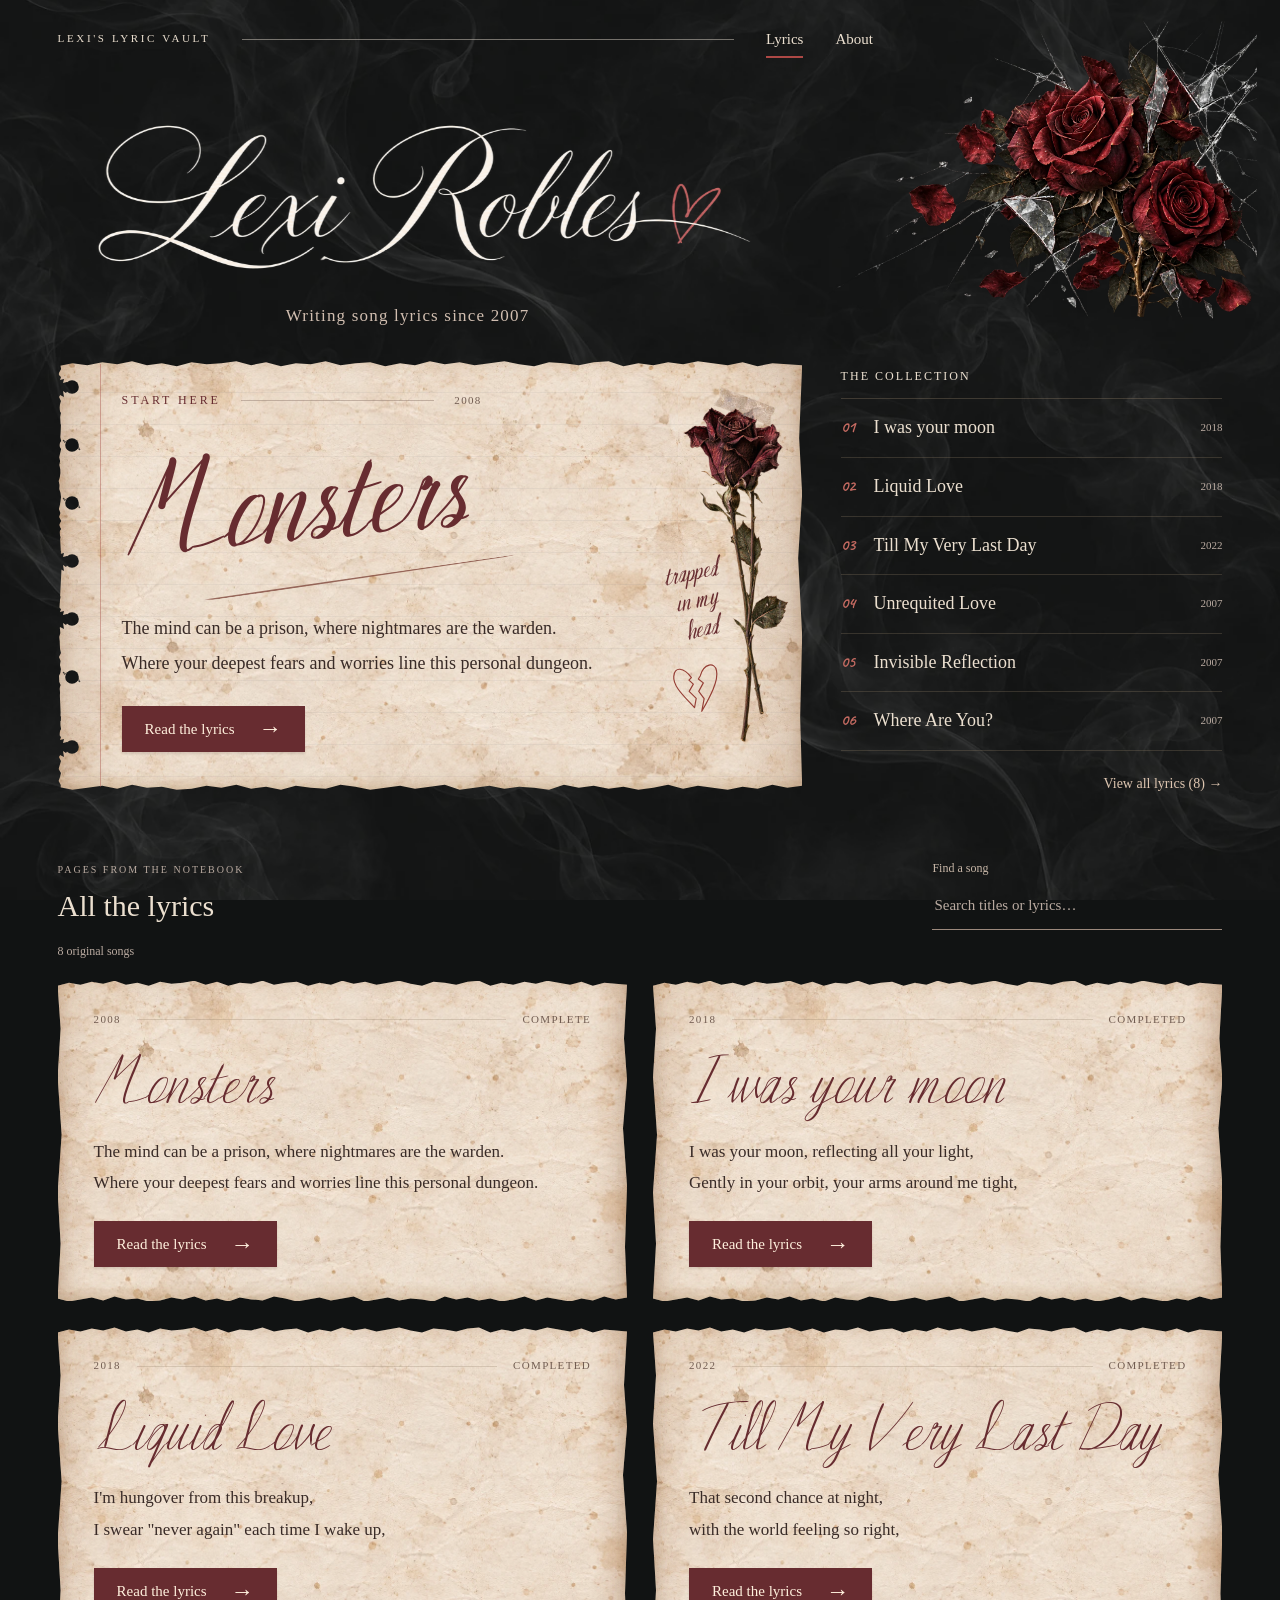
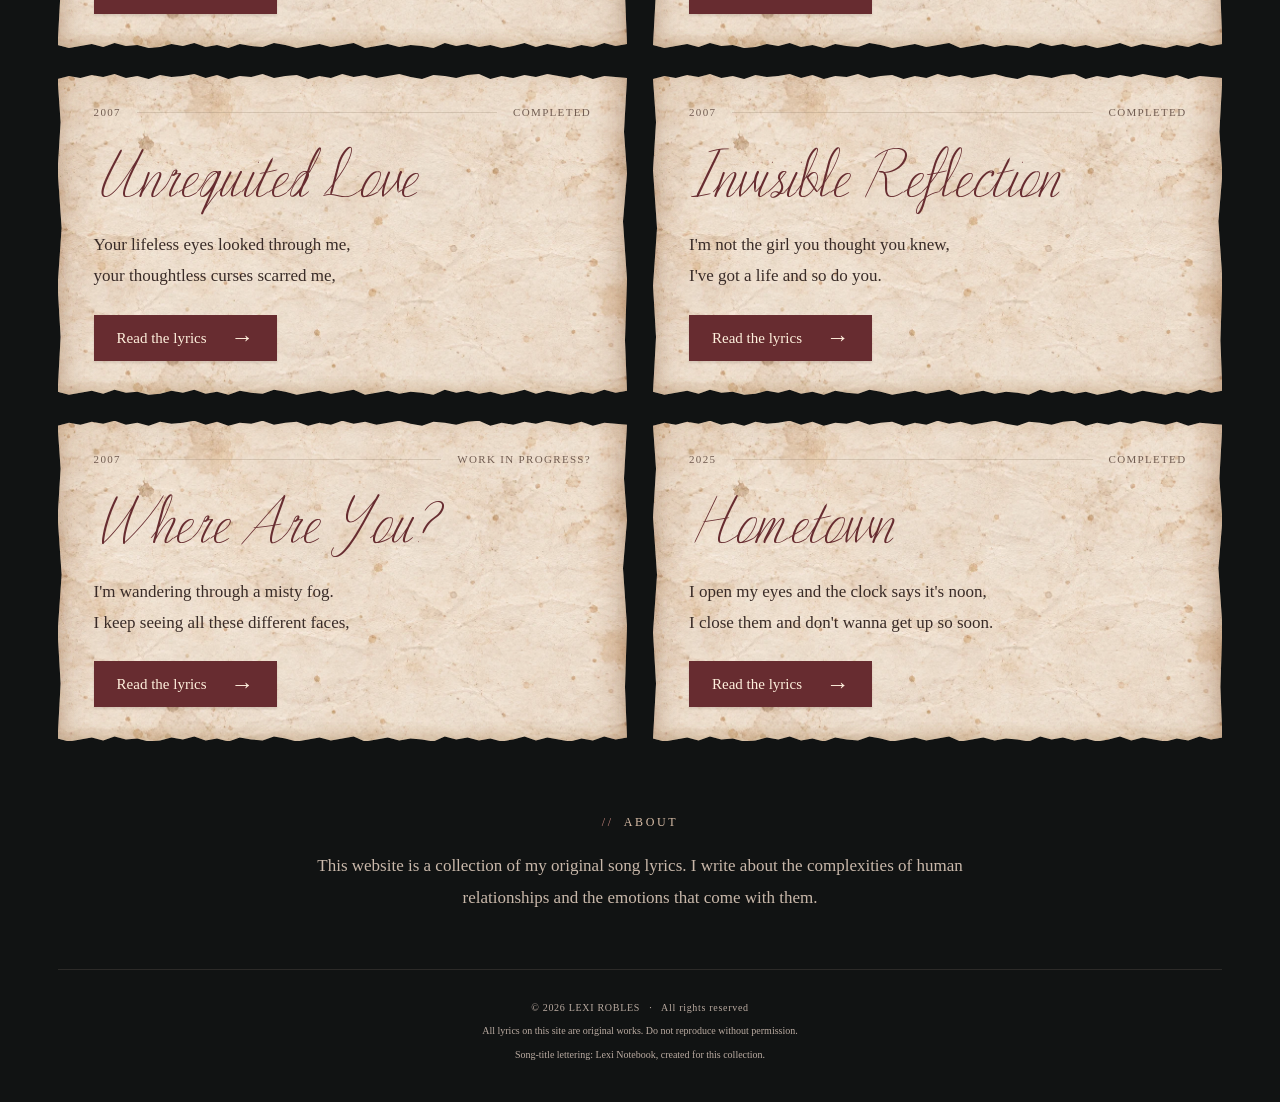
<file: index.html>
<!doctype html>
<html lang="en">
<head>
  <meta charset="utf-8">
  <!-- The viewport tag is what makes the page scale correctly on phones/tablets -->
  <meta name="viewport" content="width=device-width, initial-scale=1">

  <!-- ▼▼ EDIT ME: your artist name + a one-line description (helps search engines) ▼▼ -->
  <title>LEXI ROBLES — Lyrics</title>
  <meta name="description" content="Original song lyrics by Lexi Robles.">
  <!-- ▲▲ EDIT ME ▲▲ -->

  <!-- The little broken-heart icon in the browser tab. The .svg is
       the crisp original; the .png is a copy for browsers that
       don't accept SVG icons (Safari). -->
  <link rel="icon" type="image/svg+xml" href="assets/favicon.svg">
  <link rel="icon" type="image/png" sizes="64x64" href="assets/favicon.png">

  <!-- ============================================================
       SOCIAL SHARE PREVIEW (Open Graph + Twitter)
       What iMessage / Discord / Instagram / X show when someone
       pastes a link to this site: a big picture card instead of a
       bare URL. The image itself is assets/share-card.jpg.
       NOTE: these URLs must be absolute (full https://...), so if
       the site ever moves, update them here.
       ============================================================ -->
  <meta property="og:type" content="website">
  <meta property="og:site_name" content="Lexi Robles — Lyrics">
  <meta property="og:title" content="Lexi Robles — Original Song Lyrics">
  <meta property="og:description" content="Original song lyrics by Lexi Robles. Tap a card to read the whole thing.">
  <meta property="og:url" content="https://aroble11.github.io/lexi-song-lyric-website/">
  <meta property="og:image" content="https://aroble11.github.io/lexi-song-lyric-website/assets/share-card.jpg">
  <meta property="og:image:width" content="1200">
  <meta property="og:image:height" content="630">
  <meta property="og:image:alt" content="Lexi Robles — original song lyrics. The name handwritten over dark roses and broken glass.">
  <meta name="twitter:card" content="summary_large_image">

  <!-- Caveat for the handwritten margin note; song-title fonts are local. -->
  <link rel="preconnect" href="https://fonts.googleapis.com">
  <link rel="preconnect" href="https://fonts.gstatic.com" crossorigin>
  <link href="https://fonts.googleapis.com/css2?family=Caveat:wght@500;600;700&display=swap" rel="stylesheet">

  <link rel="preload" href="fonts/lexi-notebook/LexiNotebook-Bold.woff2" as="font" type="font/woff2" crossorigin>
  <link rel="stylesheet" href="styles.css?v=notebook-easter-egg-5">
</head>
<body>

  <!-- ============================================================
       BACKGROUND PHOTO — the inspiration image fills the screen
       behind everything. Purely decorative (aria-hidden), sits
       behind the content, and never catches clicks. How it scales
       across screen sizes is set on .bg-photo in styles.css.
       ============================================================ -->
  <a class="skip-link" href="#songs">Skip to the lyrics</a>
  <div class="bg-photo" aria-hidden="true"></div>
  <div class="site-shell">
  <nav class="site-nav" aria-label="Main navigation">
    <a class="wordmark" href="#top">LEXI'S LYRIC VAULT</a>
    <span class="nav-rule" aria-hidden="true"></span>
    <a class="section-link" href="#songs" aria-current="location">Lyrics</a>
    <a class="section-link" href="#about">About</a>
  </nav>

  <!-- ============================================================
       HERO — the big intro section at the top of the page
       ============================================================ -->
  <header class="hero" id="top">
    <img class="hero-roses" src="assets/notebook-hero.webp" alt="" aria-hidden="true" width="1536" height="1024" fetchpriority="high">

    <!-- Artist-name artwork follows the approved mockup; the hidden text
         preserves a readable heading for assistive technology. -->
    <h1><button class="name-trigger" type="button"><span class="sr-only">Lexi Robles</span><img class="name-artwork" src="assets/lexi-robles-wispy.webp" alt="" aria-hidden="true" draggable="false" width="2226" height="706" fetchpriority="high"></button></h1>
    <!-- ▲▲ EDIT ME ▲▲ -->

    <!-- ▼▼ EDIT ME: a one-line tagline that sounds like you ▼▼ -->
    <p class="tagline">Writing song lyrics since 2007</p>
    <!-- ▲▲ EDIT ME ▲▲ -->

  </header>

  <!-- ============================================================
       SONGS — main.js fills this grid with one card per song.
       You never edit this part by hand; add songs in songs.js
       and the songs/ folder instead (see README).
       ============================================================ -->
  <main aria-label="Song lyrics">
    <div class="spotlight">
      <section id="featured-song" aria-label="Featured song">
        <p class="loading-note">Opening the notebook…</p>
      </section>
      <aside class="collection-sidebar" aria-labelledby="sidebar-title">
        <div class="sidebar-heading">
          <h2 id="sidebar-title">The collection</h2>
        </div>
        <ol id="collection-links" class="collection-links"></ol>
        <a class="view-all" href="#songs" id="view-all">View all lyrics <span aria-hidden="true">→</span></a>
      </aside>
    </div>
    <section id="songs" class="full-collection" aria-labelledby="collection-title">
      <div class="collection-toolbar">
        <div><p class="eyebrow">Pages from the notebook</p><h2 id="collection-title">All the lyrics</h2></div>
        <div id="search-controls" class="search-controls" hidden>
          <label for="song-search">Find a song</label>
          <div class="search-field"><input type="search" id="song-search" placeholder="Search titles or lyrics…" autocomplete="off" aria-controls="lyrics-grid"><button type="button" id="clear-search" hidden>Clear</button></div>
        </div>
      </div>
      <p id="search-status" class="search-status" role="status" aria-live="polite"></p>
    <div id="lyrics-grid" class="lyrics-grid">
      <!-- Cards are inserted here by main.js -->
    </div>
      <p id="no-results" class="no-results" hidden>No songs match your search. Try another word or clear the search.</p>
    </section>

    <!-- Shown only if the visitor has JavaScript turned off.
         (The link goes to the GitHub repo, not the local songs/
         folder — GitHub Pages doesn't list folder contents, so a
         plain songs/ link would 404 on the live site.) -->
    <noscript>
      <p class="noscript-note">
        This page needs JavaScript to display the lyric cards.
        You can still read every song as plain text in the
        <a href="https://github.com/aroble11/lexi-song-lyric-website/tree/main/songs">songs folder on GitHub</a>.
      </p>
    </noscript>
  </main>

  <!-- ============================================================
       ABOUT — who you are and how to reach you
       ============================================================ -->
  <section class="about" id="about" aria-label="About the writer">
    <h2><span class="slashes">//</span> ABOUT</h2>

    <!-- ▼▼ EDIT ME: a short bio — who you are, what you write about,
         and what you're hoping for (a band? collaborators? listeners?) ▼▼ -->
    <p class="about-text">
      This website is a collection of my original song lyrics. I write about
      the complexities of human relationships and the emotions that come with them. 
    </p>
    <!-- ▲▲ EDIT ME ▲▲ -->

    <!-- ▼▼ EDIT ME: CONTACT LINKS — add only real destinations here.
         Once you have added a link, remove hidden from the ul below.
         Example: <li><a href="mailto:you@example.com">Email Lexi</a></li>
         You can then add your collaboration invitation back to the bio. ▼▼ -->
    <ul class="social-links" hidden>
    </ul>
    <!-- ▲▲ EDIT ME ▲▲ -->
  </section>

  <!-- ============================================================
       FOOTER — the copyright line
       ============================================================ -->
  <footer class="site-footer">
    <!-- ▼▼ EDIT ME: your name ▼▼ -->
    <p>&copy; 2026 LEXI ROBLES <span class="dot">·</span> All rights reserved</p>
    <!-- ▲▲ EDIT ME ▲▲ -->
    <p class="footer-small">All lyrics on this site are original works. Do not reproduce without permission.</p>
    <p class="footer-small">Song-title lettering: Lexi Notebook, created for this collection.</p>
  </footer>
  </div>

  <!-- songs.js lists WHICH songs to show; main.js does the loading and building -->
  <script src="songs.js?v=hometown-8"></script>
  <script src="main.js?v=notebook-easter-egg-4"></script>
</body>
</html>
</file>
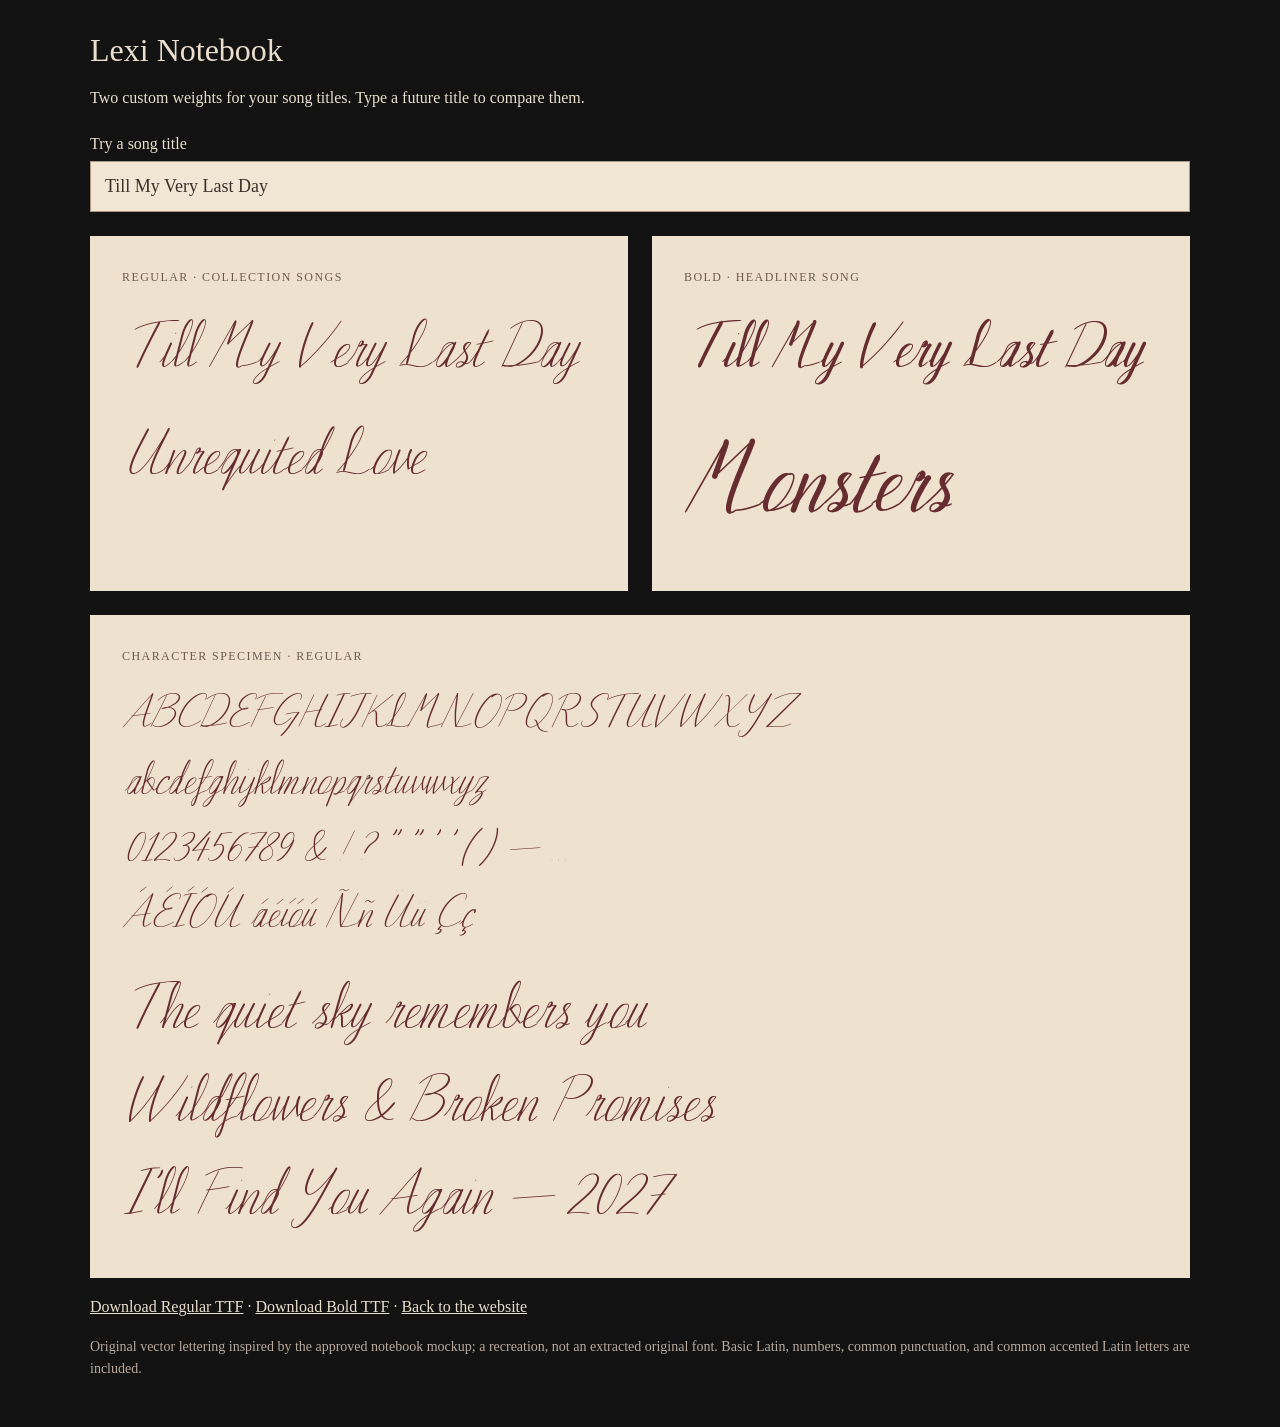
<file: fonts/lexi-notebook/preview.html>
<!doctype html>
<html lang="en"><meta charset="utf-8"><meta name="viewport" content="width=device-width,initial-scale=1">
<title>Lexi Notebook — font specimen</title>
<style>
@font-face{font-family:Notebook;src:url(LexiNotebook-Regular.woff2) format('woff2');font-weight:400;font-display:swap}
@font-face{font-family:Notebook;src:url(LexiNotebook-Bold.woff2) format('woff2');font-weight:700;font-display:swap}
*{box-sizing:border-box}body{margin:0;background:#111211;color:#eadfce;font:16px Georgia,serif;padding:32px}main{max-width:1100px;margin:auto}h1{font:32px Georgia,serif;margin:0 0 12px}p{line-height:1.6}a{color:inherit}label{display:block;margin:24px 0 8px}input{width:100%;font:18px Georgia;padding:14px;background:#f2e7d4;border:1px solid #ad9882;color:#3e3029}.grid{display:grid;grid-template-columns:1fr 1fr;gap:24px;margin:24px 0}.sheet{background:#eee2ce;color:#672c30;padding:24px 32px;min-width:0}.label{font:12px Georgia;letter-spacing:.12em;text-transform:uppercase;color:#6f5a50}.sample{font:64px/1.45 Notebook;overflow-wrap:anywhere;margin:15px 0}.bold{font-weight:700}.alphabet{font-size:46px}.large{font-size:100px}.note{color:#b9aaa0;font-size:14px}@media(max-width:700px){body{padding:18px}.grid{grid-template-columns:1fr}.sample{font-size:48px}.large{font-size:76px}.sheet{padding:20px}.alphabet{font-size:36px}}
</style><main>
<h1>Lexi Notebook</h1><p>Two custom weights for your song titles. Type a future title to compare them.</p>
<label for="title">Try a song title</label><input id="title" value="Till My Very Last Day" maxlength="160">
<div class="grid"><section class="sheet"><h2 class="label">Regular · collection songs</h2><p class="sample live">Till My Very Last Day</p><p class="sample">Unrequited Love</p></section><section class="sheet"><h2 class="label">Bold · headliner song</h2><p class="sample bold live">Till My Very Last Day</p><p class="sample bold large">Monsters</p></section></div>
<section class="sheet"><h2 class="label">Character specimen · regular</h2><p class="sample alphabet">ABCDEFGHIJKLMNOPQRSTUVWXYZ<br>abcdefghijklmnopqrstuvwxyz<br>0123456789 &amp; ! ? “ ” ‘ ’ ( ) — …<br>ÁÉÍÓÚ áéíóú Ññ Üü Çç</p><p class="sample">The quiet sky remembers you<br>Wildflowers &amp; Broken Promises<br>I'll Find You Again — 2027</p></section>
<p><a href="LexiNotebook-Regular.ttf" download>Download Regular TTF</a> · <a href="LexiNotebook-Bold.ttf" download>Download Bold TTF</a> · <a href="../../">Back to the website</a></p><p class="note">Original vector lettering inspired by the approved notebook mockup; a recreation, not an extracted original font. Basic Latin, numbers, common punctuation, and common accented Latin letters are included.</p>
</main><script>document.querySelector('#title').addEventListener('input',event=>document.querySelectorAll('.live').forEach(node=>node.textContent=event.target.value||'Your next song'));</script></html>
</file>
<file: styles.css>
/* Custom notebook title lettering; editable source lives beside the font files. */
@font-face {
  font-family:'Lexi Notebook';
  src:url('fonts/lexi-notebook/LexiNotebook-Regular.woff2') format('woff2');
  font-weight:400;
  font-style:normal;
  font-display:swap;
}
@font-face {
  font-family:'Lexi Notebook';
  src:url('fonts/lexi-notebook/LexiNotebook-Bold.woff2') format('woff2');
  font-weight:700;
  font-style:normal;
  font-display:swap;
}
@font-face {
  font-family:'Pinyon Script';
  src:url('fonts/pinyonscript/PinyonScript-Regular.ttf') format('truetype');
  font-display:swap;
}
@font-face {
  font-family:'The Nautigal';
  src:url('fonts/thenautigal/TheNautigal-Regular.ttf') format('truetype');
  font-weight:400;
  font-display:swap;
}
@font-face {
  font-family:'The Nautigal';
  src:url('fonts/thenautigal/TheNautigal-Bold.ttf') format('truetype');
  font-weight:700;
  font-display:swap;
}

/* Personal lyric notebook. Change these variables to adjust the whole theme. */
@font-face {
  font-family:'Lovers Quarrel';
  src:url('fonts/lovers-quarrel/LoversQuarrel-Regular.ttf') format('truetype');
  font-display:swap;
}

@font-face {
  font-family:Mathilde;
  src:url('fonts/mathilde/mathilde.otf') format('opentype');
  font-display:swap;
}

:root {
  /* ★ TWEAK: COLORS */
  --bg:#111313;
  --text:#ebdfcf;
  --muted:#b9aaa0;
  --paper:#eee2ce;
  --paper-texture:url('assets/notebook-paper-worn.webp');
  --ink:#392b27;
  --wine:#672c30;
  --rule:#87786c;
  /* ★ TWEAK: FONTS */
  --font-name:'Pinyon Script',cursive;
  --font-script:'Lexi Notebook','The Nautigal',cursive;
  --font-hand:Caveat,cursive;
  --font-lyrics:Georgia,'Times New Roman',serif;
  --font-body:Georgia,'Times New Roman',serif;
  --grain:url("data:image/svg+xml,%3Csvg xmlns='http://www.w3.org/2000/svg' width='180' height='180'%3E%3Cfilter id='g'%3E%3CfeTurbulence type='fractalNoise' baseFrequency='.85' numOctaves='3' stitchTiles='stitch'/%3E%3CfeColorMatrix type='saturate' values='0'/%3E%3C/filter%3E%3Crect width='100%25' height='100%25' opacity='.15' filter='url(%23g)'/%3E%3C/svg%3E");
}

* {
  box-sizing:border-box;
}

[hidden] {
  display:none!important;
}

html {
  scroll-behavior:smooth;
  scroll-padding-top:24px;
}

body {
  margin:0;
  background:var(--bg);
  color:var(--text);
  font-family:var(--font-body);
  line-height:1.6;
}

button,input {
  font:inherit;
}

button,a,input {
  -webkit-tap-highlight-color:transparent;
}

button,a {
  touch-action:manipulation;
}

a {
  color:inherit;
  text-underline-offset:5px;
}

button {
  cursor:pointer;
}

a:focus-visible,button:focus-visible,input:focus-visible {
  outline:2px solid #efb4ac;
  outline-offset:5px;
}

::selection {
  background:#793a40;
  color:#fff4e6;
}

.bg-photo {
  position:fixed;
  inset:0;
  pointer-events:none;
  z-index:-1;
  background-image:url('assets/notebook-smoke.webp');
  background-size:cover;
  background-position:center;
  background-repeat:no-repeat;
  opacity:.5;
}

.site-shell {
  max-width:1440px;
  margin:auto;
  padding:0 clamp(20px,4.5vw,72px);
}

.sr-only {
  position:absolute;
  width:1px;
  height:1px;
  padding:0;
  margin:-1px;
  overflow:hidden;
  clip:rect(0,0,0,0);
  white-space:nowrap;
  border:0;
}

.skip-link {
  position:fixed;
  left:20px;
  top:-80px;
  z-index:10;
  padding:12px 20px;
  background:var(--paper);
  color:var(--ink);
}

.skip-link:focus {
  top:10px;
}

.site-nav {
  width:70%;
  position:relative;
  z-index:2;
  display:flex;
  align-items:center;
  gap:32px;
  min-height:78px;
  font-size:15px;
}

.site-nav a {
  text-decoration:none;
  padding:10px 0;
}

.site-nav a:hover {
  color:#e7a8a0;
}

.section-link {
  position:relative;
}

.section-link::after {
  content:'';
  position:absolute;
  left:0;
  right:0;
  bottom:3px;
  height:2px;
  background:#ad4845;
  opacity:0;
}

.section-link[aria-current="location"]::after {
  opacity:1;
}

.wordmark {
  font-size:11px;
  letter-spacing:.24em;
  white-space:nowrap;
}

.nav-rule {
  height:1px;
  background:#c5bdb28c;
  flex:1;
}

.hero {
  position:relative;
  padding:12px 0 32px;
  min-height:240px;
}

/* Screen blending removes the black artwork backing without damaging fine strokes. */
.hero h1 {
  position:relative;
  z-index:1;
  mix-blend-mode:screen;
  display:block;
  width:66%;
  max-width:700px;
  margin:0 0 12px;
  line-height:0;
}
.name-trigger {
  display:block;
  width:100%;
  padding:0;
  border:0;
  margin:0;
  background:transparent;
  color:inherit;
  line-height:0;
  user-select:none;
}

.name-artwork {
  display:block;
  width:100%;
  height:auto;
}

/* Five quick name activations bring back the original secret ink/glitch effect.
   Filters tint the image's pale strokes while keeping its black backing black. */
.rockout .name-artwork {
  animation:scribbleShake .5s steps(2,end) 3, nameFlash 1.6s linear both;
}

@keyframes scribbleShake {
  0%,100% { transform:translate(0,0) rotate(0); }
  20% { transform:translate(-3px,2px) rotate(-1deg); }
  40% { transform:translate(3px,-2px) rotate(1deg); }
  60% { transform:translate(-2px,-2px) rotate(-1deg); }
  80% { transform:translate(2px,2px) rotate(1deg); }
}

@keyframes nameFlash {
  0%,100% { filter:none; }
  15% { filter:sepia(1) saturate(5) hue-rotate(300deg); }
  35% { filter:sepia(1) saturate(4) hue-rotate(10deg); }
  55% { filter:sepia(1) saturate(4) hue-rotate(150deg); }
  75% { filter:sepia(1) saturate(4) hue-rotate(240deg); }
}

.rockout::before {
  content:"";
  position:fixed;
  inset:0;
  z-index:99;
  pointer-events:none;
  background:
    radial-gradient(ellipse at 30% 25%,#b3202b24,transparent 55%),
    radial-gradient(ellipse at 72% 70%,#6e24331f,transparent 55%),
    radial-gradient(ellipse at 50% 50%,#00000047,transparent 70%);
  animation:inkFlash 1.6s ease-out forwards;
}

@keyframes inkFlash {
  0%,100% { opacity:0; }
  15% { opacity:1; }
}

.tagline {
  position:relative;
  z-index:1;
  width:66%;
  max-width:700px;
  margin:-22px 0 0;
  text-align:center;
  font-size:17px;
  letter-spacing:.07em;
  color:#d1beb0;
}

.hero-roses {
  position:absolute;
  z-index:0;
  right:-35px;
  top:-57px;
  width:49%;
  height:300px;
  object-fit:contain;
  object-position:right center;
  pointer-events:none;
}

.spotlight {
  display:grid;
  grid-template-columns:minmax(0,1.95fr) minmax(0,1fr);
  gap:clamp(25px,3vw,48px);
  align-items:start;
}

.spotlight.without-feature {
  grid-template-columns:1fr;
}

.song-card {
  position:relative;
  isolation:isolate;
  color:var(--ink);
  min-width:0;
  scroll-margin-top:24px;
  --paper-pad:36px;
}

.song-card::before {
  content:'';
  position:absolute;
  inset:0;
  z-index:-1;
  background-image:linear-gradient(90deg,#93603b20,transparent 7%,transparent 94%,#93603b30),var(--paper-texture);
  background-size:100% 100%,620px 620px;
  background-color:var(--paper);
  box-shadow:inset 0 0 18px #8e674948,inset 0 -8px 12px #a67c3b2e;
  clip-path:polygon(0% 5px,2% 2px,4% 4px,6% 1px,8% 3px,10% 0px,12% 4px,14% 2px,16% 5px,18% 1px,20% 3px,22% 2px,24% 0px,26% 4px,28% 1px,30% 5px,32% 2px,34% 3px,36% 0px,38% 4px,40% 2px,42% 1px,44% 5px,46% 2px,48% 4px,50% 0px,52% 3px,54% 1px,56% 4px,58% 2px,60% 0px,62% 3px,64% 5px,66% 1px,68% 2px,70% 4px,72% 1px,74% 0px,76% 5px,78% 2px,80% 4px,82% 1px,84% 3px,86% 0px,88% 2px,90% 4px,92% 1px,94% 5px,96% 2px,98% 3px,100% 4px,calc(100% - 3px) 18%,100% 31%,calc(100% - 4px) 46%,100% 64%,calc(100% - 2px) 83%,100% calc(100% - 4px),98% calc(100% - 2px),96% calc(100% - 5px),94% calc(100% - 1px),92% calc(100% - 3px),90% calc(100% - 0px),88% calc(100% - 2px),86% calc(100% - 4px),84% calc(100% - 1px),82% calc(100% - 5px),80% calc(100% - 2px),78% calc(100% - 0px),76% calc(100% - 3px),74% calc(100% - 1px),72% calc(100% - 4px),70% calc(100% - 2px),68% calc(100% - 5px),66% calc(100% - 0px),64% calc(100% - 2px),62% calc(100% - 3px),60% calc(100% - 1px),58% calc(100% - 4px),56% calc(100% - 2px),54% calc(100% - 0px),52% calc(100% - 5px),50% calc(100% - 3px),48% calc(100% - 1px),46% calc(100% - 4px),44% calc(100% - 2px),42% calc(100% - 0px),40% calc(100% - 3px),38% calc(100% - 5px),36% calc(100% - 1px),34% calc(100% - 2px),32% calc(100% - 4px),30% calc(100% - 0px),28% calc(100% - 3px),26% calc(100% - 1px),24% calc(100% - 5px),22% calc(100% - 2px),20% calc(100% - 4px),18% calc(100% - 1px),16% calc(100% - 0px),14% calc(100% - 3px),12% calc(100% - 2px),10% calc(100% - 5px),8% calc(100% - 1px),6% calc(100% - 4px),4% calc(100% - 2px),2% calc(100% - 0px),0% calc(100% - 3px),3px 82%,0 66%,4px 48%,0 30%,3px 15%);
}

.card-cover {
  position:relative;
  padding:30px var(--paper-pad) 34px;
}

.card-meta {
  display:flex;
  align-items:center;
  justify-content:space-between;
  gap:16px;
  font-size:11px;
  letter-spacing:.12em;
  text-transform:uppercase;
  color:#715c51;
}

.card-title {
  margin:12px 0 8px;
  font-family:var(--font-script);
  font-synthesis:none;
  font-size:clamp(48px,5.2vw,68px);
  line-height:1.25;
  font-weight:400;
  color:var(--wine);
  overflow-wrap:anywhere;
}

.card-meta-rule {
  flex:1;
  min-width:16px;
  height:1px;
  background:#8f796343;
}

.song-status {
  text-align:right;
}

.card-teaser {
  font-size:17px;
  line-height:1.85;
  margin:12px 0 23px;
}

.card-teaser span {
  display:block;
}

.card-toggle {
  display:inline-flex;
  align-items:center;
  justify-content:center;
  gap:24px;
  background:var(--wine);
  color:#fff0dd;
  border:1px solid var(--wine);
  padding:10px 22px;
  min-height:46px;
  font-size:15px;
  box-shadow:0 2px 2px #41262022;
}

.card-toggle:hover {
  background:#813b3d;
}

.song-card button:focus-visible {
  outline-color:#672c30;
}

.expand-icon {
  font-size:23px;
  line-height:1;
}

.featured-card {
  --paper-pad:64px;
}

.featured-card::before {
  background-image:repeating-linear-gradient(transparent 0 31px,#8f93951c 31px 32px),linear-gradient(90deg,#9063412b,transparent 8%,transparent 91%,#90634135),var(--paper-texture);
  background-size:100% 100%,100% 100%,620px 620px;
  /* Fixed-width mask preserves round punches; ragged slots tear selected holes open. */
  mask-image:url('assets/notebook-torn-edge.svg'),linear-gradient(#000,#000);
  mask-size:32px 360px,calc(100% - 30px) 100%;
  mask-position:left top,right top;
  mask-repeat:repeat-y,no-repeat;
}

.featured-card::after {
  content:'';
  position:absolute;
  top:3px;
  bottom:3px;
  left:42px;
  border-left:1px solid #a6534970;
  z-index:-1;
  pointer-events:none;
}

.featured-card .card-cover {
  padding:30px 170px 38px var(--paper-pad);
  min-height:416px;
}

.featured-card .card-meta {
  gap:20px;
  max-width:360px;
}

.featured-label {
  display:flex;
  align-items:center;
  gap:20px;
  flex:1;
  text-transform:uppercase;
  letter-spacing:.24em;
  color:var(--wine);
  font-size:12px;
  white-space:nowrap;
}

.featured-label::after {
  content:'';
  height:1px;
  background:#88736670;
  flex:1;
}

.featured-card .card-title {
  position:relative;
  width:fit-content;
  font-weight:700;
  font-size:clamp(104px,10vw,144px);
  margin:9px 0 32px;
  transform:rotate(-5deg);
}
/* A dry-ink underline like the handwritten title in the reference. */
.featured-card .card-title::after {
  content:'';
  position:absolute;
  bottom:-6px;
  left:22%;
  width:94%;
  height:3px;
  background:#763b30b8;
  clip-path:polygon(0 48%,100% 0,96% 38%,3% 100%);
  transform:rotate(-3deg);
}

.featured-card .card-teaser {
  font-size:18px;
  line-height:1.9;
  margin:8px 0 26px;
}

.pressed-flower {
  position:absolute;
  right:8px;
  top:20px;
  width:125px;
  height:370px;
  pointer-events:none;
}

.pressed-flower>img:not(.paper-heart) {
  width:100%;
  height:100%;
  object-fit:contain;
}

.margin-note {
  position:absolute;
  top:176px;
  left:-16px;
  width:84px;
  text-align:center;
  font-family:var(--font-script);
  font-weight:700;
  font-size:27px;
  line-height:1.05;
  white-space:pre-line;
  transform:rotate(-12deg);
  color:var(--wine);
}

.paper-heart {
  position:absolute;
  width:56px;
  height:64px;
  left:0;
  top:278px;
  transform:rotate(-7deg);
}

.collection-sidebar {
  padding:6px 0 0;
}

.sidebar-heading {
  display:flex;
  align-items:center;
  justify-content:space-between;
  gap:12px;
  border-bottom:1px solid #a08b724d;
  padding:0 0 12px;
}

.sidebar-heading h2 {
  font-size:12px;
  letter-spacing:.17em;
  text-transform:uppercase;
  margin:0;
  font-weight:400;
}

.collection-links {
  list-style:none;
  padding:0;
  margin:0;
}

.collection-links li {
  border-bottom:1px solid #a08b7240;
}

.collection-links a {
  display:grid;
  grid-template-columns:24px minmax(0,1fr) 34px;
  align-items:center;
  gap:9px;
  padding:16px 0;
  min-height:55px;
  text-decoration:none;
}

.collection-links a:hover .collection-name {
  color:#e7a8a0;
}

.collection-number {
  font-family:var(--font-hand);
  font-size:16px;
  font-weight:700;
  color:#c66b62;
}

.collection-name {
  font-size:18px;
  line-height:1.3;
}

.collection-year {
  font-size:11px;
  color:var(--muted);
  text-align:right;
}

.view-all {
  display:block;
  width:fit-content;
  margin:16px 0 0 auto;
  padding:6px 0;
  font-size:14px;
  text-decoration:none;
  color:#ddc5b0;
}

.view-all:hover {
  text-decoration:underline;
}

.full-collection {
  margin-top:58px;
}

.collection-toolbar {
  display:flex;
  align-items:flex-end;
  justify-content:space-between;
  gap:24px;
}

.eyebrow {
  margin:0;
  color:var(--muted);
  font-size:10px;
  letter-spacing:.2em;
  text-transform:uppercase;
}

.collection-toolbar h2 {
  font-weight:400;
  font-size:30px;
  margin:4px 0 0;
}

.search-controls {
  width:290px;
  max-width:100%;
  font-size:12px;
}

.search-controls label {
  display:block;
  color:#c6b5a6;
  margin-bottom:5px;
}

.search-field {
  display:flex;
  align-items:center;
  border-bottom:1px solid #9c897c;
  padding:3px 0 6px;
  gap:8px;
}

.search-field input {
  width:100%;
  min-width:0;
  min-height:36px;
  border:0;
  border-radius:0;
  background:transparent;
  color:var(--text);
  font-size:15px;
}

.search-field input::placeholder {
  color:#b9aaa0;
  opacity:1;
}

.search-field button {
  background:none;
  border:0;
  color:var(--text);
  min-height:36px;
  padding:4px;
}

.search-status {
  font-size:12px;
  color:var(--muted);
  margin:12px 0 20px;
}

.lyrics-grid {
  display:grid;
  grid-template-columns:repeat(2,minmax(0,1fr));
  gap:26px;
}

.lyrics-grid .song-card.open {
  grid-column:1/-1;
}

.lyrics-panel {
  display:grid;
  grid-template-rows:0fr;
  visibility:hidden;
}

/* ★ TWEAK: OPEN/CLOSE SPEED — closing is instant. */
.song-card.open .lyrics-panel {
  grid-template-rows:1fr;
  visibility:visible;
  transition:grid-template-rows .3s ease;
}

.lyrics-panel-inner {
  min-height:0;
  overflow:hidden;
}

.lyrics-text {
  font-family:var(--font-lyrics);
  font-size:19px;
  line-height:1.9;
  padding:0 var(--paper-pad) 20px;
  overflow-wrap:anywhere;
}

.lyric-line {
  display:block;
  min-height:1em;
  white-space:pre-wrap;
}

.lyric-gap {
  height:1.2em;
}

.section-label {
  font-family:var(--font-body);
  font-size:12px;
  letter-spacing:.1em;
  text-transform:uppercase;
  color:#76574d;
  margin:24px 0 10px;
}

.song-story {
  margin:0 var(--paper-pad) 26px;
  border-top:1px solid #9b83784d;
  padding-top:20px;
}

.story-label {
  font-size:11px;
  letter-spacing:.12em;
  color:#76574d;
}

.story-text {
  font:17px/1.8 var(--font-lyrics);
}

.panel-actions {
  display:flex;
  flex-wrap:wrap;
  gap:12px;
  justify-content:space-between;
  padding:0 var(--paper-pad) 34px;
}

.copy-link-btn,.close-song-btn {
  color:var(--wine);
  background:transparent;
  border:1px solid #8d655956;
  padding:8px 12px;
  min-height:44px;
  font-size:13px;
}

.copy-link-btn:hover,.close-song-btn:hover {
  background:#672c3010;
}

.error-card {
  padding:32px;
  line-height:1.8;
}

.no-results,.loading-note,.noscript-note {
  padding:24px 0;
  color:var(--muted);
}

.about {
  max-width:650px;
  margin:72px auto 55px;
  text-align:center;
}

.about h2 {
  font-size:12px;
  font-weight:400;
  letter-spacing:.22em;
  color:#d7bca6;
}

.slashes {
  color:#c1837b;
  margin-right:5px;
}

.about-text {
  font-size:17px;
  line-height:1.9;
  color:#c9b8aa;
}

.social-links {
  list-style:none;
  padding:0;
  display:flex;
  justify-content:center;
  gap:20px;
}

.site-footer {
  text-align:center;
  border-top:1px solid #9c897c33;
  padding:24px 0 32px;
  color:var(--muted);
  font-size:10px;
  letter-spacing:.07em;
}

.site-footer p {
  margin:6px 0;
}

.footer-small {
  letter-spacing:0;
  line-height:1.8;
}

.dot {
  padding:0 6px;
}

.sparkle {
  position:fixed;
  border-radius:50%;
  pointer-events:none;
  z-index:20;
  animation:fleck .55s ease-out forwards;
}

@keyframes fleck {
  to {
    transform:translate(var(--dx),var(--dy)) scale(0);
    opacity:0;
  }
}

.rockout .hero h1 {
  color:#d79088;
  text-shadow:2px 1px #68262b,-2px -1px #f5d6ba;
}

@media(min-width:1500px) {
  .hero {
    min-height:294px;
  }
  .hero-roses {
    height:370px;
    top:-65px;
  }
}

@media(max-width:1050px) {
  .spotlight {
    grid-template-columns:minmax(0,1.7fr) minmax(0,1fr);
    gap:26px;
  }
  .sidebar-heading {
    align-items:flex-start;
    flex-direction:column;
    gap:2px;
  }
  .featured-card {
    --paper-pad:48px;
  }
  .featured-card::after {
    left:30px;
  }
  .featured-card .card-cover {
    padding-right:130px;
  }
  .pressed-flower {
    width:105px;
    right:0;
  }
  .margin-note {
    left:-16px;
    font-size:24px;
  }
  .collection-name {
    font-size:16px;
  }
  .hero {
    min-height:240px;
  }
  .hero-roses {
    right:-20px;
    top:-15px;
    height:280px;
  }
  .featured-card .card-teaser {
    font-size:17px;
  }
}

@media(max-width:800px) {
  .site-nav { width:100%; }
  .spotlight {
    grid-template-columns:minmax(0,1fr);
  }
  .sidebar-heading {
    align-items:center;
    flex-direction:row;
  }
  .collection-sidebar {
    padding:12px 4px 0;
  }
  .collection-links {
    display:grid;
    grid-template-columns:repeat(2,minmax(0,1fr));
    column-gap:28px;
  }
  .hero {
    padding:24px 0 38px;
    min-height:232px;
  }
  .hero h1, .tagline {
    width:85%;
  }
  .hero-roses {
    opacity:.6;
    width:55%;
    right:-20px;
  }
  .featured-card .card-cover {
    padding-right:190px;
    min-height:390px;
  }
  .pressed-flower {
    width:135px;
    right:15px;
    height:350px;
  }
  .margin-note {
    left:-16px;
    font-size:27px;
  }
  .featured-card .card-title {
    font-size:115px;
  }
  .full-collection {
    margin-top:42px;
  }
  .song-card {
    --paper-pad:28px;
  }
  .featured-card {
    --paper-pad:60px;
  }
  .featured-card::after {
    left:38px;
  }
  .card-title {
    font-size:60px;
  }
  .card-teaser {
    font-size:16px;
  }
}

@media(max-width:560px) {
  .site-shell {
    padding:0 20px;
  }
  .site-nav {
    gap:20px;
    min-height:64px;
    font-size:13px;
  }
  .wordmark {
    font-size:9px;
    letter-spacing:.15em;
    margin-right:auto;
  }
  .nav-rule {
    display:none;
  }
  .hero {
    min-height:213px;
    padding:22px 0 42px;
  }
  .hero h1, .tagline {
    width:100%;
  }
  .tagline {
    font-size:13px;
    letter-spacing:.025em;
    margin-top:-10px;
    margin-left:0;
  }
  .hero-roses {
    width:66%;
    height:230px;
    top:-12px;
    right:-20px;
    opacity:.38;
  }
  .featured-card {
    --paper-pad:33px;
  }
  .featured-card::after {
    left:20px;
  }
  .featured-card::before {
    mask-size:24px 270px,calc(100% - 22px) 100%;
  }
  .featured-card .card-cover {
    padding:24px 28px 30px 33px;
    min-height:374px;
  }
  .featured-label {
    font-size:10px;
    letter-spacing:.14em;
  }
  .featured-card .card-meta {
    padding-right:40px;
    gap:12px;
  }
  .featured-card .card-title {
    font-size:clamp(50px,16vw,82px);
    max-width:75%;
    margin-top:27px;
    margin-bottom:32px;
  }
  .featured-card .card-teaser {
    position:relative;
    font-size:16px;
    line-height:1.75;
    margin-top:110px;
    max-width:100%;
  }
  .pressed-flower {
    width:75px;
    height:190px;
    top:15px;
    right:5px;
  }
  .margin-note {
    font-size:20px;
    top:110px;
    left:-10px;
    width:65px;
  }
  .paper-heart {
    top:177px;
    left:6px;
    width:36px;
    height:42px;
  }
  .featured-card .card-toggle {
    font-size:14px;
  }
  .collection-links {
    display:block;
  }
  .collection-name {
    font-size:18px;
  }
  .collection-links a {
    min-height:58px;
  }
  .sidebar-heading h2 {
    font-size:11px;
  }
  .collection-toolbar {
    align-items:flex-start;
    flex-direction:column;
    gap:18px;
  }
  .collection-toolbar h2 {
    font-size:28px;
  }
  .search-controls {
    width:100%;
  }
  .lyrics-grid {
    grid-template-columns:1fr;
    gap:22px;
  }
  .card-title {
    font-size:clamp(46px,12vw,60px);
  }
  .card-cover {
    padding:26px var(--paper-pad) 30px;
  }
  .card-meta {
    font-size:10px;
  }
  .lyrics-text {
    font-size:17px;
    line-height:1.85;
  }
  .panel-actions {
    gap:10px;
  }
  .about {
    margin:52px auto 36px;
  }
  .about-text {
    font-size:16px;
  }
}

@media(prefers-reduced-motion:reduce) {
  .rockout .name-artwork {
    animation:none;
    filter:sepia(.7) saturate(2);
  }
  .rockout::before {
    display:none;
  }
  html {
    scroll-behavior:auto;
  }
  .song-card.open .lyrics-panel {
    transition:none;
  }
  .sparkle {
    display:none;
  }
}
</file>
